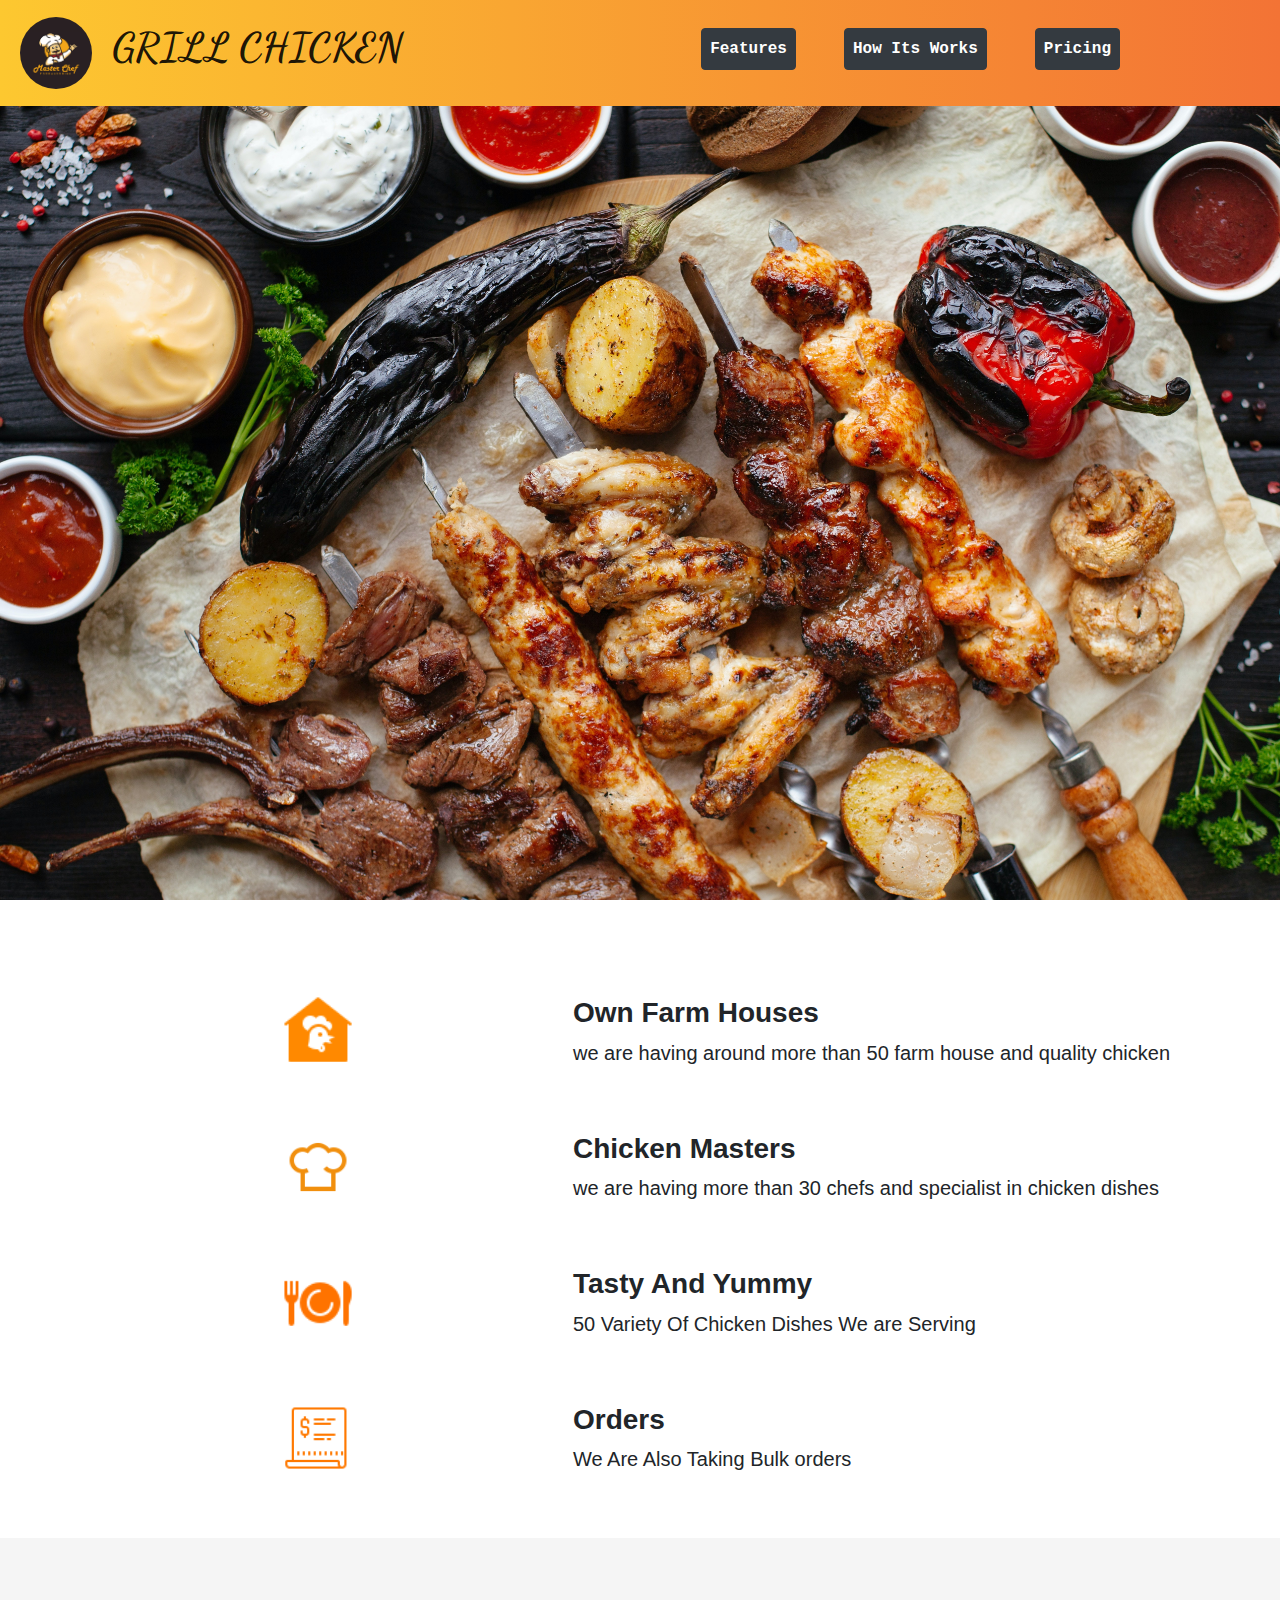
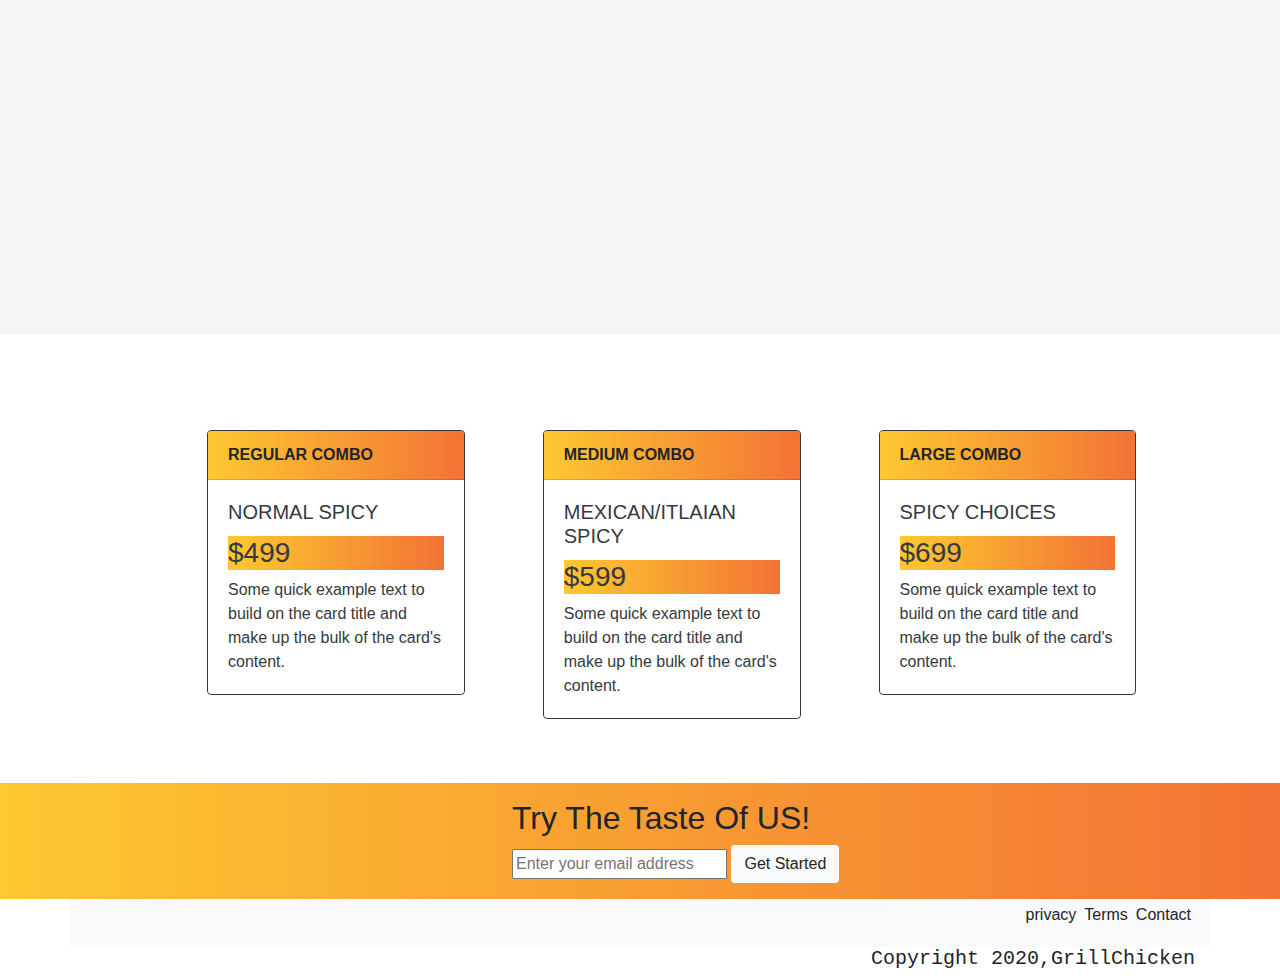
<file: Landing page/index.html>
<!DOCTYPE html>
<html lang="en">
<head>
    <meta charset="UTF-8">
    <meta name="viewport" content="width=device-width, initial-scale=1.0">
    <link rel="stylesheet" href="https://stackpath.bootstrapcdn.com/bootstrap/4.5.0/css/bootstrap.min.css">
    <link href="https://fonts.googleapis.com/css2?family=Dancing+Script:wght@700&display=swap" rel="stylesheet">
    <title>grill chicken</title>
</head>
<style>
  #fot{

    display:flex;
    flex-direction: row;
    list-style: none;
  }

@media (max-width: 555px) { 
  #navbarNavAltMarkup,{
      dispaly:inline;
  }.vix{
    dispaly:inline;
  }
 }

</style>
<body>
    <header class="mb-5" id="header">
        <nav class="navbar navbar-light navbar-expand-sm fixed-top" style="background:linear-gradient(to right, #fdc830, #f37335);" id="nav-bar">
            <a class="navbar-brand font-weight-bold" href="#" style="font-family: 'Dancing Script', cursive; font-size:40px">
                <img src="img/illustration-master-chef-happy-face-with-mustache-circle-logo-design-cartoon-style-full-color_208446-10.jpg" height="80px" class="d-inline-block p-1 mr-3" style="border-radius:50px;" alt="chik" id="header-img">GRILL CHICKEN
              </a>
            <button class="navbar-toggler" type="button" data-toggle="collapse" data-target="#navbarNavAltMarkup" aria-controls="navbarNavAltMarkup" aria-expanded="false" aria-label="Toggle navigation">
              <span class="navbar-toggler-icon"></span>
            </button>
            <div class="collapse navbar-collapse" id="navbarNavAltMarkup">
              <div class="navbar-nav ml-auto mr-5 pr-5">
                <a class="nav-item nav-link mr-5 btn btn btn-dark text-white font-weight-bold text-monospace h2" id="nav-link" href="#features">Features</a>
                <a class="nav-item nav-link mr-5 btn btn-dark text-white font-weight-bold text-monospace h2" id="nav-link" href="#how it works">How Its Works</a>
                <a class="nav-item nav-link mr-5 btn btn-dark text-white font-weight-bold text-monospace h2" id="nav-link" href="#price">Pricing</a>                
              </div>
            </div>
        </nav>
        <div class="img-fluid" style=" background-image:url(img/hero.jpg);background-size:cover;background-position:center;background-attachment: fixed;height:100vh">
        </div>        
    </header>
    <section class="ml-5" id="features">
      <div class="container">
        <div class="row ml-5">
            <div class="col-lg-12">

              <div class="row ml-5">
                <div class="col-lg-4">
                  <img src="img/icons8-farm-house-50.png" alt="" class="ml-5 mt-5" height="70px;">
                </div>
                <div class="col-lg-8 ">
                  <p class="h3 mt-5 font-weight-bold" style="font-family: sans-serif;">Own Farm Houses</p>
                  <p style="font-size:20px; font-family: sans-serif;">we are having around more than 50 farm house and quality chicken</op>
                </div>
              </div>

              <div class="row ml-5">
                <div class="col-lg-4">
                  <img src="img/icons8-chef-64.png" alt="" class="ml-5 mt-5" height="70px;">
                </div>
                <div class="col-lg-8 ">
                  <p class="h3 mt-5 font-weight-bold" style="font-family: sans-serif;">Chicken Masters</p>
                  <p style="font-size:20px; font-family: sans-serif;">we are having more than 30 chefs and specialist in chicken dishes</op>
                </div>
              </div>

              <div class="row ml-5">
                <div class="col-lg-4">
                  <img src="img/icons8-tableware-50.png" alt="" class="ml-5 mt-5" height="70px;">
                </div>
                <div class="col-lg-8 ">
                  <p class="h3 mt-5 font-weight-bold" style="font-family: sans-serif;">Tasty And Yummy</p>
                  <p style="font-size:20px; font-family: sans-serif;">50 Variety Of Chicken Dishes We are Serving</p>
                </div>
              </div>

              <div class="row ml-5">
                <div class="col-lg-4">
                  <img src="img/icons8-purchase-order-64.png" alt="" class="ml-5 mt-5" height="70px;">
                </div>
                <div class="col-lg-8 ">
                  <p class="h3 mt-5 font-weight-bold" style="font-family: sans-serif;">Orders</p>
                  <p style="font-size:20px; font-family: sans-serif;">We Are Also Taking  Bulk orders</p>
                </div>
              </div>
            </div>
        </div>
      </div>  
    </section>

    <section id="how it works"  style="background:whitesmoke" class="vix";>
      
        <div class="row mt-5 pt-5 mb-5 pb-5" style="margin-left:27%">
          <iframe id="video" src="https://www.youtube.com/embed/zCDVYNlUTzc" height="300" width="600" frameborder="0" allow="accelerometer; autoplay; encrypted-media; gyroscope; picture-in-picture" allowfullscreen></iframe>
        </div> 
      
    </section>
    <section class="ml-5 pl-5 mb-5 mt-5 pt-5" style="margin-left:auto" id="price">
      <div class="row ml-5">
        <div class="col-lg-3 ml-5">
          <div class="card border-dark mb-3" style="max-width: 18rem;">
            <div class="card-header font-weight-bold" style="background:linear-gradient(to right, #fdc830, #f37335);">REGULAR COMBO</div>
            <div class="card-body text-dark">
              <h5 class="card-title">NORMAL SPICY</h5>
              <div class="h3" style="background:linear-gradient(to right, #fdc830, #f37335);">$499</div>
              <p class="card-text">Some quick example text to build on the card title and make up the bulk of the card's content.</p>
            </div>
          </div>
        </div>
        <div class="col-lg-3 ml-5">
          <div class="card border-dark mb-3" style="max-width: 18rem;">
            <div class="card-header font-weight-bold" style="background:linear-gradient(to right, #fdc830, #f37335);">MEDIUM COMBO</div>
            <div class="card-body text-dark">
              <h5 class="card-title">MEXICAN/ITLAIAN SPICY</h5>
              <div class="h3" style="background:linear-gradient(to right, #fdc830, #f37335);">$599</div>
              <p class="card-text">Some quick example text to build on the card title and make up the bulk of the card's content.</p>
            </div>
          </div>
        </div>
        <div class="col-lg-3 ml-5">
          <div class="card border-dark mb-3" style="max-width: 18rem;">
            <div class="card-header font-weight-bold" style="background:linear-gradient(to right, #fdc830, #f37335);">LARGE COMBO</div>
            <div class="card-body text-dark">
              <h5 class="card-title">SPICY CHOICES</h5>
              <div class="h3" style="background:linear-gradient(to right, #fdc830, #f37335);">$699</div>
              <p class="card-text PT-3">Some quick example text to build on the card title and make up the bulk of the card's content.</p>
            </div>
          </div>
      </div>
    </section>
    <section id="hero" style="background:linear-gradient(to right, #fdc830, #f37335);padding-left:40%;" class="py-3">
      <h2>Try The Taste Of US!</h2>
      <form id="form" action="https://www.freecodecamp.com/email-submit">
        <input name="email" id="email" type="email" placeholder="Enter your email address"required/>
        <input id="submit" type="submit" value="Get Started" class="btn bg-light"/>
      </form>
    </section>
    <footer>
      <div class="container bg-light">
        <div class="row">
          <div class="col">
            <ul class="footer-nav float-right" id="fot">
              <li class="m-1">privacy</li>
              <li class="m-1">Terms</li>
              <li class="m-1">Contact</li>  
            </ul>      
          </div>
        </div>
        <div class="h5 float-right" style="font-family: monospace;">Copyright 2020,GrillChicken</div>
      </div>
      </div>
       
    </footer>
    
    
</body>
<script src="https://code.jquery.com/jquery-3.5.1.slim.min.js" ></script>
<script src="https://cdn.jsdelivr.net/npm/popper.js@1.16.0/dist/umd/popper.min.js"></script>
<script src="https://stackpath.bootstrapcdn.com/bootstrap/4.5.0/js/bootstrap.min.js"></script>
</html>
</file>
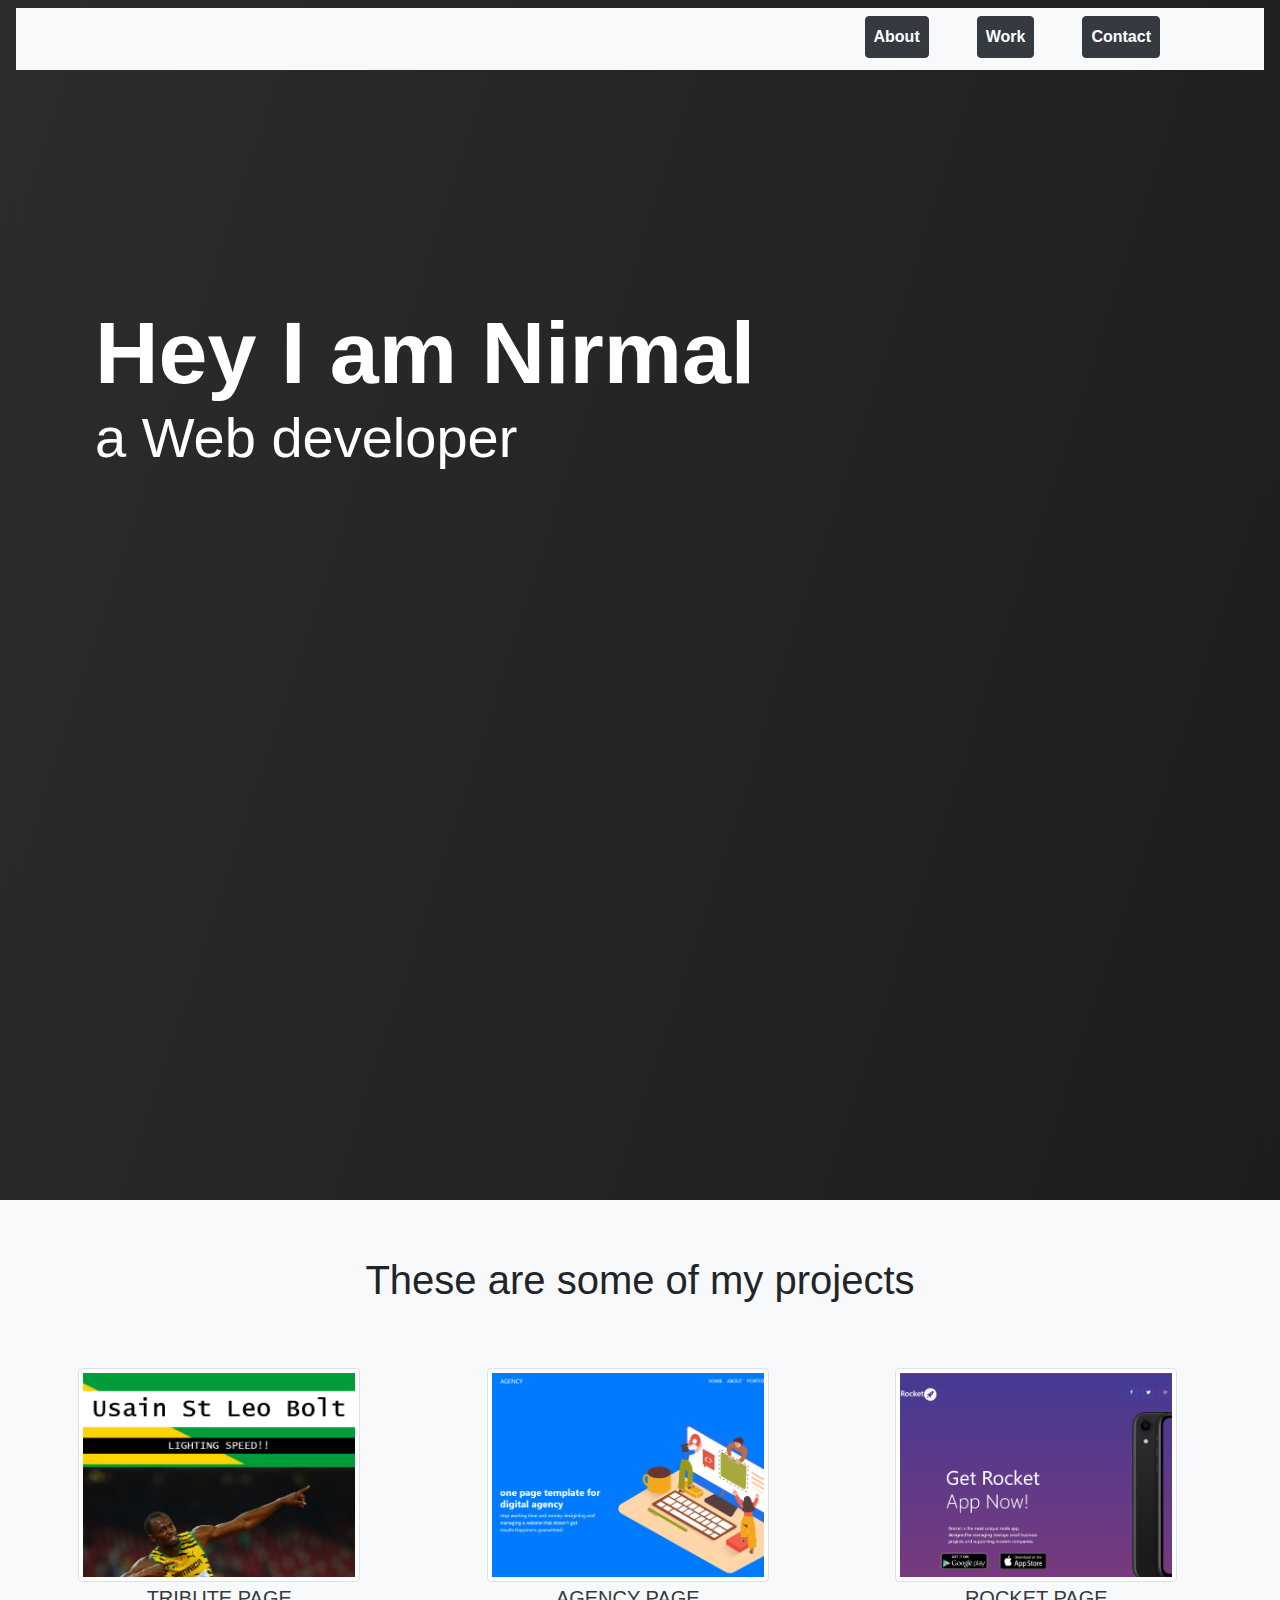
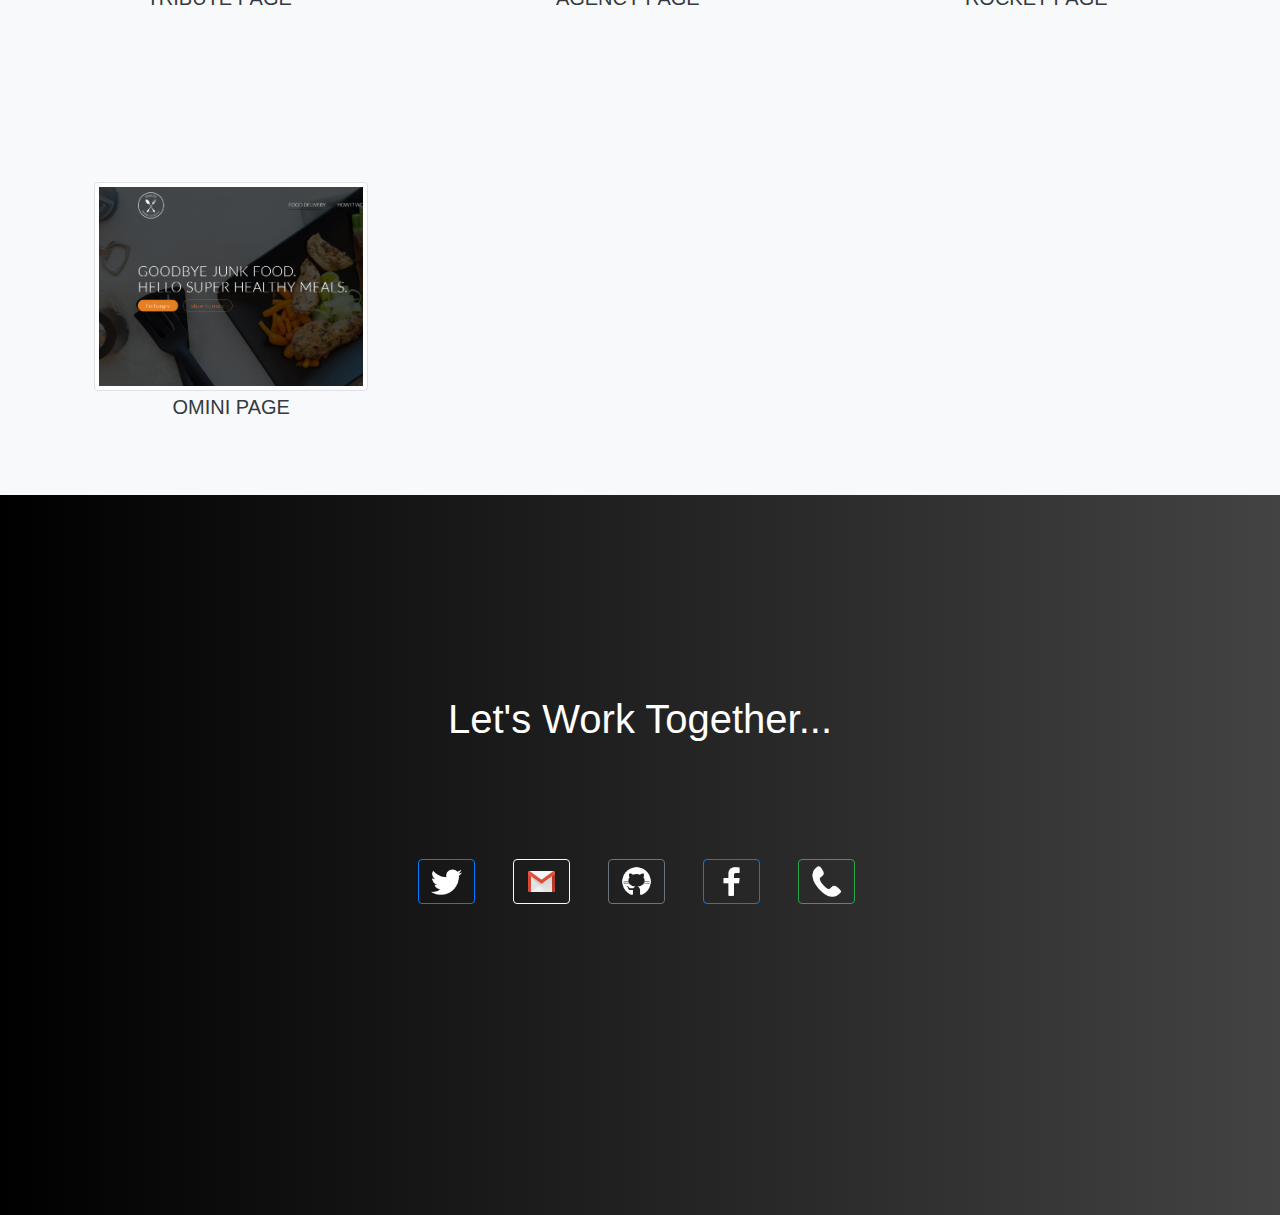
<file: Portfolio page/index.html>
<!DOCTYPE html>
<html lang="en">
<head>
    <meta charset="UTF-8">
    <meta name="viewport" content="width=device-width, initial-scale=1.0">
    <title>portfolio</title>
    <link rel="stylesheet" href="https://stackpath.bootstrapcdn.com/bootstrap/4.5.0/css/bootstrap.min.css">
</head>
<style>
@media only screen and (max-width: 450px) {
  .tie {
    background-color:linear-gradient(288deg, #737373, #000000, #2c2c2c);;
  }
}
.name{
    
    background: linear-gradient(288deg, #737373, #000000, #2c2c2c);
    background-size: 600% 600%;

    -webkit-animation: AnimationName 9s ease infinite;
    animation: AnimationName 9s ease infinite;
}

@-webkit-keyframes AnimationName {
    0%{background-position:0% 50%}
    50%{background-position:100% 50%}
    100%{background-position:0% 50%}
}
@keyframes AnimationName {
    0%{background-position:0% 50%}
    50%{background-position:100% 50%}
    100%{background-position:0% 50%}
}

    
</style>
<body>
    <header class="name">
    <div class="container-fluid">
        
        <nav class="navbar navbar-expand-lg navbar-light fixed-top" id="navbar">            
            <button class="navbar-toggler bg-light" type="button" data-toggle="collapse" data-target="#navbarNavAltMarkup" aria-controls="navbarNavAltMarkup" aria-expanded="false" aria-label="Toggle navigation">
              <span class="navbar-toggler-icon"></span>
            </button>
            <div class="collapse navbar-collapse p-2 bg-light" id="navbarNavAltMarkup">
                <div class="navbar-nav ml-auto mr-5">
                    <a class="nav-item nav-link mr-5 btn btn-dark text-white font-weight-bolder mb-1" href="#welcome-section">About</a>
                    <a class="nav-item nav-link mr-5 btn btn-dark text-white font-weight-bolder mb-1" href="#projects">Work</a>
                    <a class="nav-item nav-link mr-5 btn btn-dark text-white font-weight-bolder mb-1" href="#">Contact</a>                
                </div>
            </div>
        </nav>
        <div class="name">
            <div class="row">
                <div class="col-sm-12">
                <section id="welcome-section" style="height:100vh;">
                <h1 class="display-2 text-white font-weight-bolder tie" style=" margin-left:80px;margin-top:300px;">Hey I am Nirmal</h1>
                <p class="text-white display-4 tie" style="margin-left:80px;margin-top:-10px;">a Web developer</p>
                </section>
                </div>
            </div>
        </div>
    </div>
    </header>    
        <section class="container-fluid bg-light" id="projects">
           <div class="container-fluid bg-light">
               <div class="row">
                   <h1 class="mx-auto mt-5 p-2 text-justify" style="font-family: sans-serif;">These are some of my projects</h1>
               </div>
                <div class="row">
                   <div class="col-lg-3 m-5">
                       <a href="https://usain-bolt-tribute-page-f61567.netlify.app" class="" style="text-decoration: none;">
                        <img src="usain.png" alt="" class="img-thumbnail">
                        <p class="text-center text-dark h5 p-1 project-title"> TRIBUTE PAGE</p>
                       </a>
                   </div>
                                
                    <div class="col-lg-3 m-5">
                        <a href="https://agency-work.netlify.app" class="" style="text-decoration: none;">
                         <img src="agency.png" alt="" class="img-thumbnail">
                         <p class="text-center text-dark h5 p-1 project-title"> AGENCY PAGE</p>
                        </a>
                    </div>

                    <div class="col-lg-3 m-5">
                        <a href="https://rocket-app.netlify.app/" class="" style="text-decoration: none;">
                         <img src="rocket.png" alt="" class="img-thumbnail">
                         <p class="text-center text-dark h5 p-1 project-tile"> ROCKET PAGE</p>
                        </a>
                    </div>
                </div>

                <div class="row mt-5 p-3">
                    <div class="col-lg-3 m-5">
                        <a href="https://omini-food.netlify.app" class="" style="text-decoration: none;">
                         <img src="omini.png" alt="" class="img-thumbnail">
                         <p class="text-center text-dark h5 p-1"> OMINI PAGE</p>
                        </a>
                    </div>                
                </div>
            </div>
        </section>
        <section style="background: linear-gradient(to right, #000000, #434343);height:80vh;" id="">
            <div class="row">
                <div class="col-lg-12 mx-auto">
                    <p class="h1 text-white text-center" style="margin-top:200px;">Let's Work Together...</p>
                </div>
                <div class="row mx-auto text-center p-2" style="margin-top:100px;">
                    
                    <div class="col">
                        <a href="mailto:nk4125826@gmail.com" style="text-decoration: none;">
                        <p class="text-white mr-1"><img src="twitter.png" alt="" class="img-fluid btn btn-outline-primary mr-1" style="height:45px"></p>
                        </a>                    
                    </div>
                    
                    <div class="col">
                        <a href="mailto:nk4125826@gmail.com" style="text-decoration: none;">
                        <p class="text-white mr-1"><img src="gmail.png" alt="" class="img-fluid btn btn-outline-light mr-1" style="height:45px"></p>
                        </a>                    
                    </div>
                    <div class="col">
                        <a href="https://github.com/nimi1001" style="text-decoration: none;" id="profile-link" target="_blank">
                        <p class="text-white mr-1"><img src="github.png" alt="" class="img-fluid btn btn-outline-secondary mr-1" style="height:45px"></p>
                        </a>                    
                    </div>
                    <div class="col">
                        <a href="https://www.facebook.com/photo/?fbid=968425853328811&set=a.332527496918653" style="text-decoration: none;">
                        <p class="text-white mr-1"><img src="fb.png" alt="" class="img-fluid btn btn-outline-primary mr-1" style="height:45px"></p>
                        </a>                    
                    </div>
                    <div class="col">
                        <a href="tel:8939086411" style="text-decoration: none;">
                        <p class="text-white mr-1"><img src="phone.png" alt="" class="img-fluid btn btn-outline-success mr-1" style="height:45px"></p>
                        </a>                    
                    </div>
                </div>                
            </div>
            
        </section>



    
</body>
<script src="https://code.jquery.com/jquery-3.5.1.slim.min.js"></script>
<script src="https://cdn.jsdelivr.net/npm/popper.js@1.16.0/dist/umd/popper.min.js"></script>
<script src="https://stackpath.bootstrapcdn.com/bootstrap/4.5.0/js/bootstrap.min.js"></script>
</html>
</file>
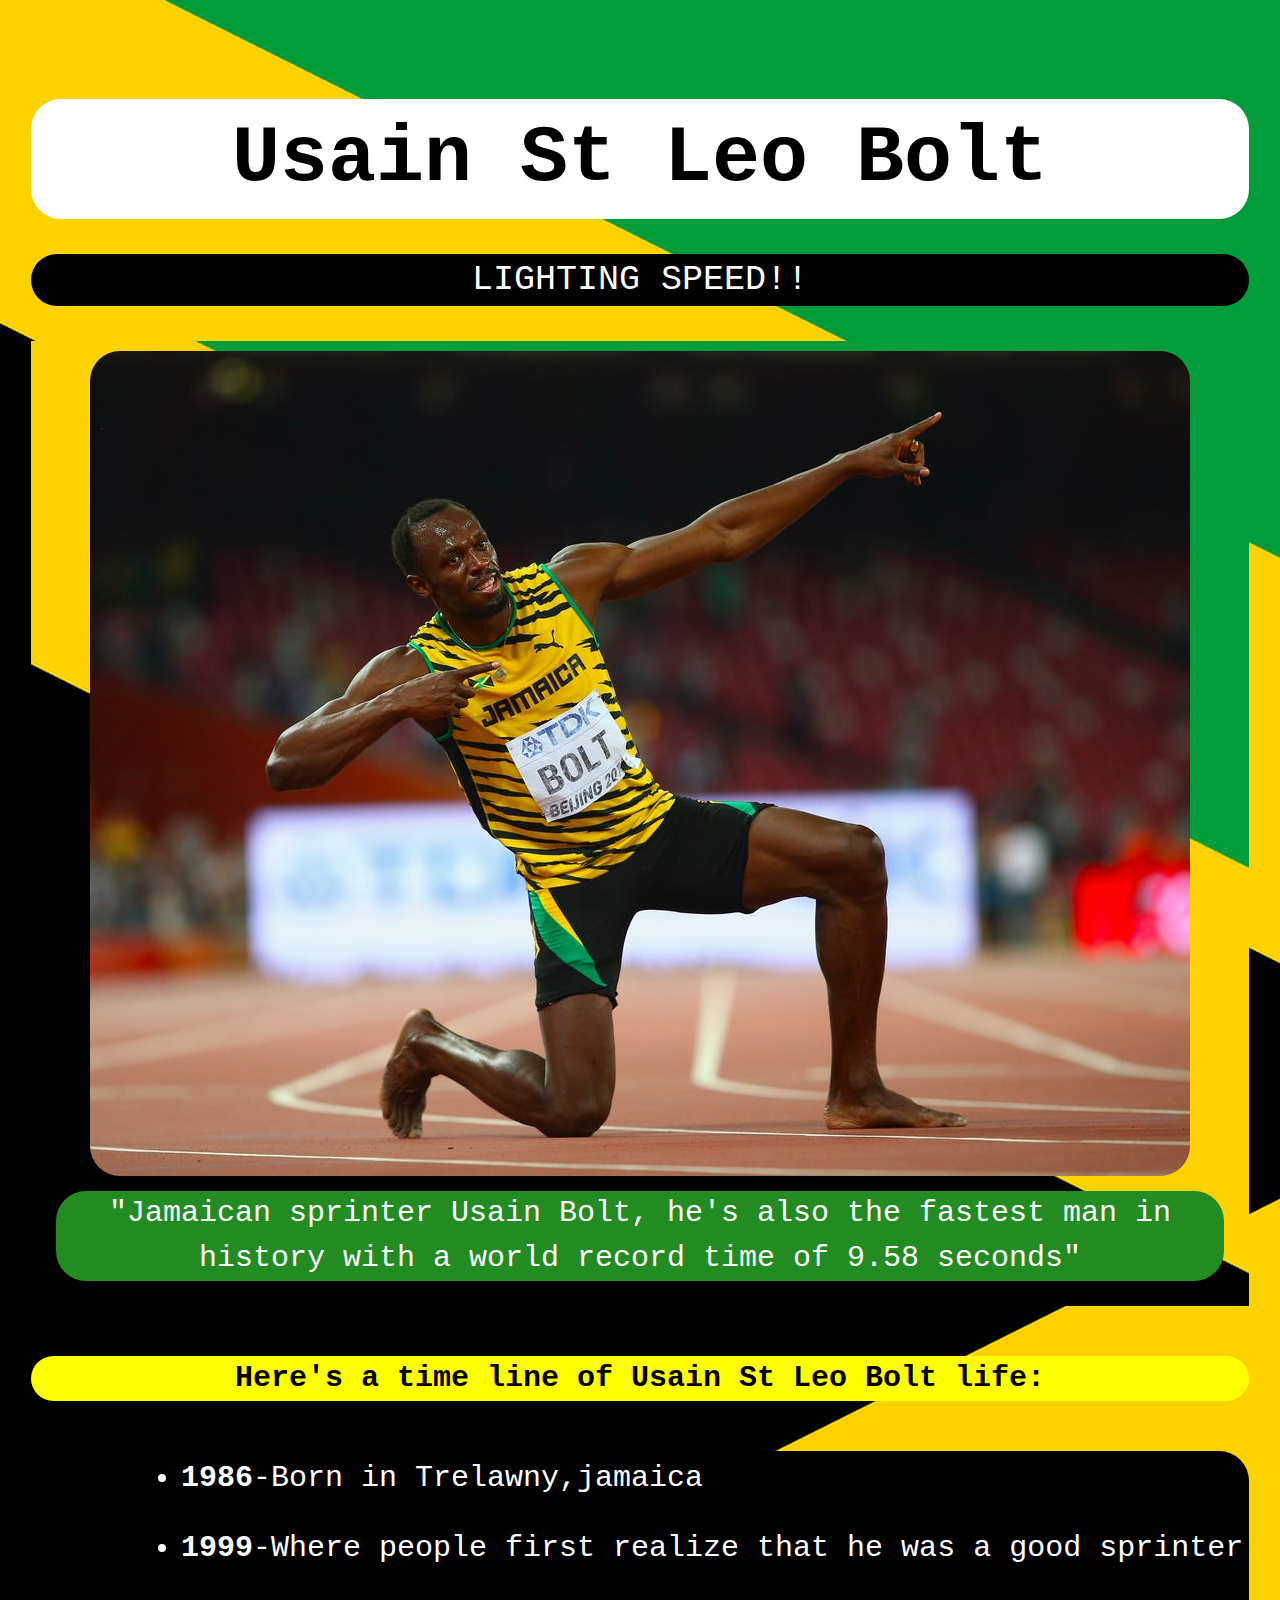
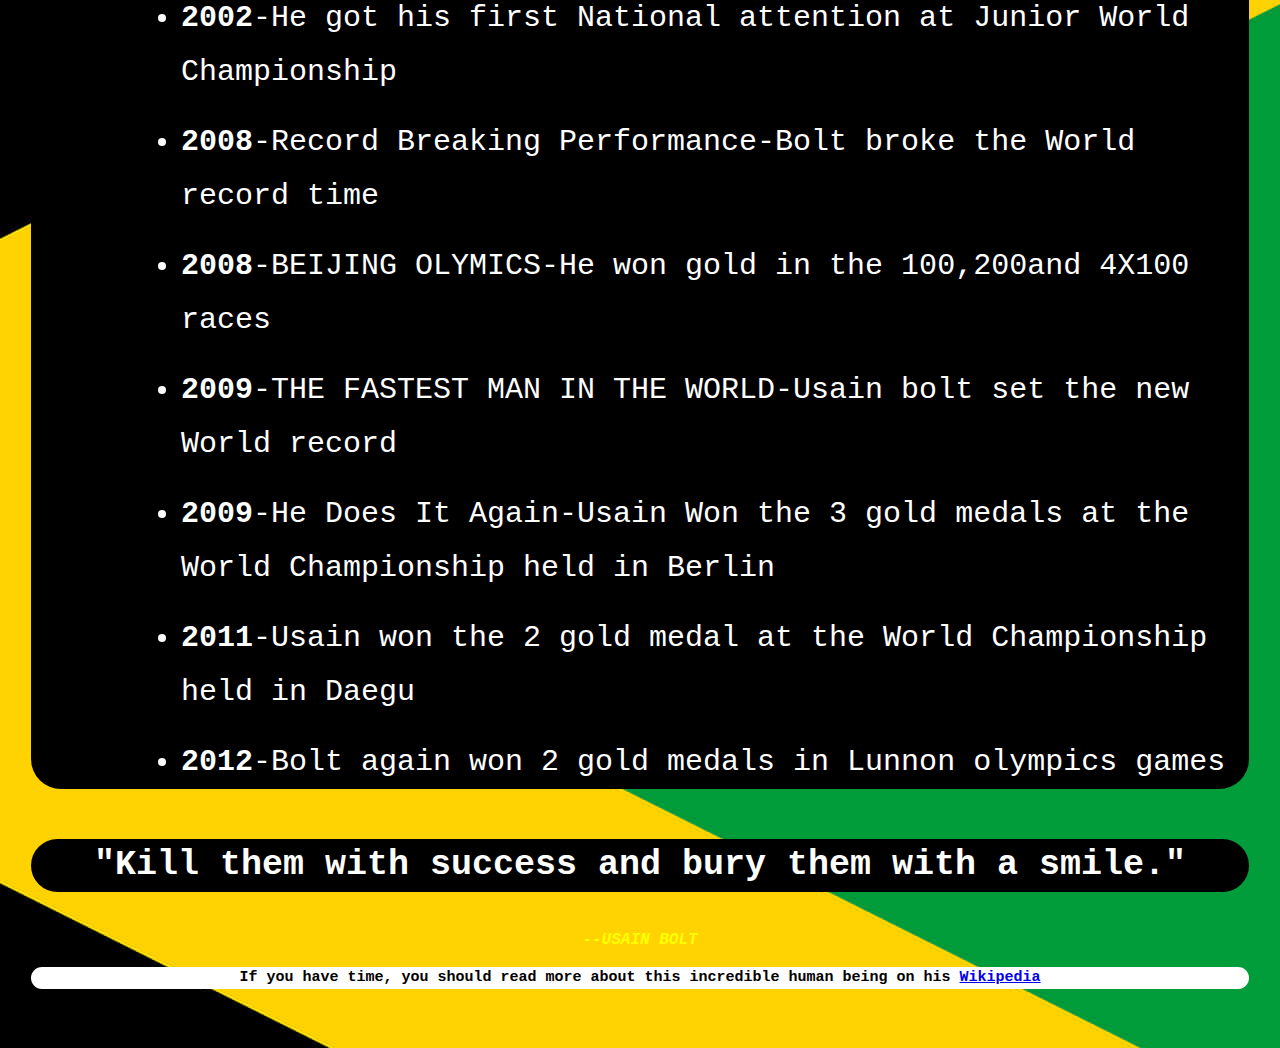
<file: tribute page/index.html>
<!doctype html>
<html>
    <head>
      <title> USAIN TRIBUTE PAGE</title>
    <link rel="stylesheet" type=" text/css" href="index.css">
    </head>
<body>
    <main id="main">
    <h1 id="title">Usain St Leo Bolt </h1>
     <p>LIGHTING SPEED!!</p>
        <figure id="img-div">
        <img id="img" src="bolt.jpg" alt=" usain bolt giving posing in track">
             <figcaption id="img-caption">"Jamaican sprinter Usain Bolt, he's also the fastest man in history with a world record time of 9.58 seconds"</figcaption>  
        </figure>
        <section id="tribute-info">
        <h3 id="headline"> Here's a time line of Usain St Leo Bolt life:</h3>
        <ul>
            
            <li><strong>1986</strong>-Born in Trelawny,jamaica</li>
            <li><strong>1999</strong>-Where people first realize that he was a good sprinter</li>
            <li><strong>2002</strong>-He got his first National attention at Junior World Championship</li>
            <li><strong>2008</strong>-Record Breaking Performance-Bolt broke the World record time</li>
            <li><strong>2008</strong>-BEIJING OLYMICS-He won gold in the 100,200and 4X100 races</li>
            <li><strong>2009</strong>-THE FASTEST MAN IN THE WORLD-Usain bolt set the new World record</li>
            <li><strong>2009</strong>-He Does It Again-Usain Won the 3 gold medals at the World Championship held in Berlin</li>
            <li><strong>2011</strong>-Usain won the 2 gold medal at the World Championship held in Daegu</li>
            <li><strong>2012</strong>-Bolt again won 2 gold medals in Lunnon olympics games</li>
        </ul>
            <p><strong>"Kill them with success and bury them with a smile."</strong></p>
            <cite id="last"><strong>--USAIN BOLT</strong></cite>
            <h3>
                If you have time, you should read more about this incredible human being
                on his <a id="tribute-link" href="https://en.wikipedia.org/wiki/Usain_Bolt" target="_blank"><strong>Wikipedia</strong></a>

            </h3>
        </section>
    </main>
    </body>
</html>
</file>
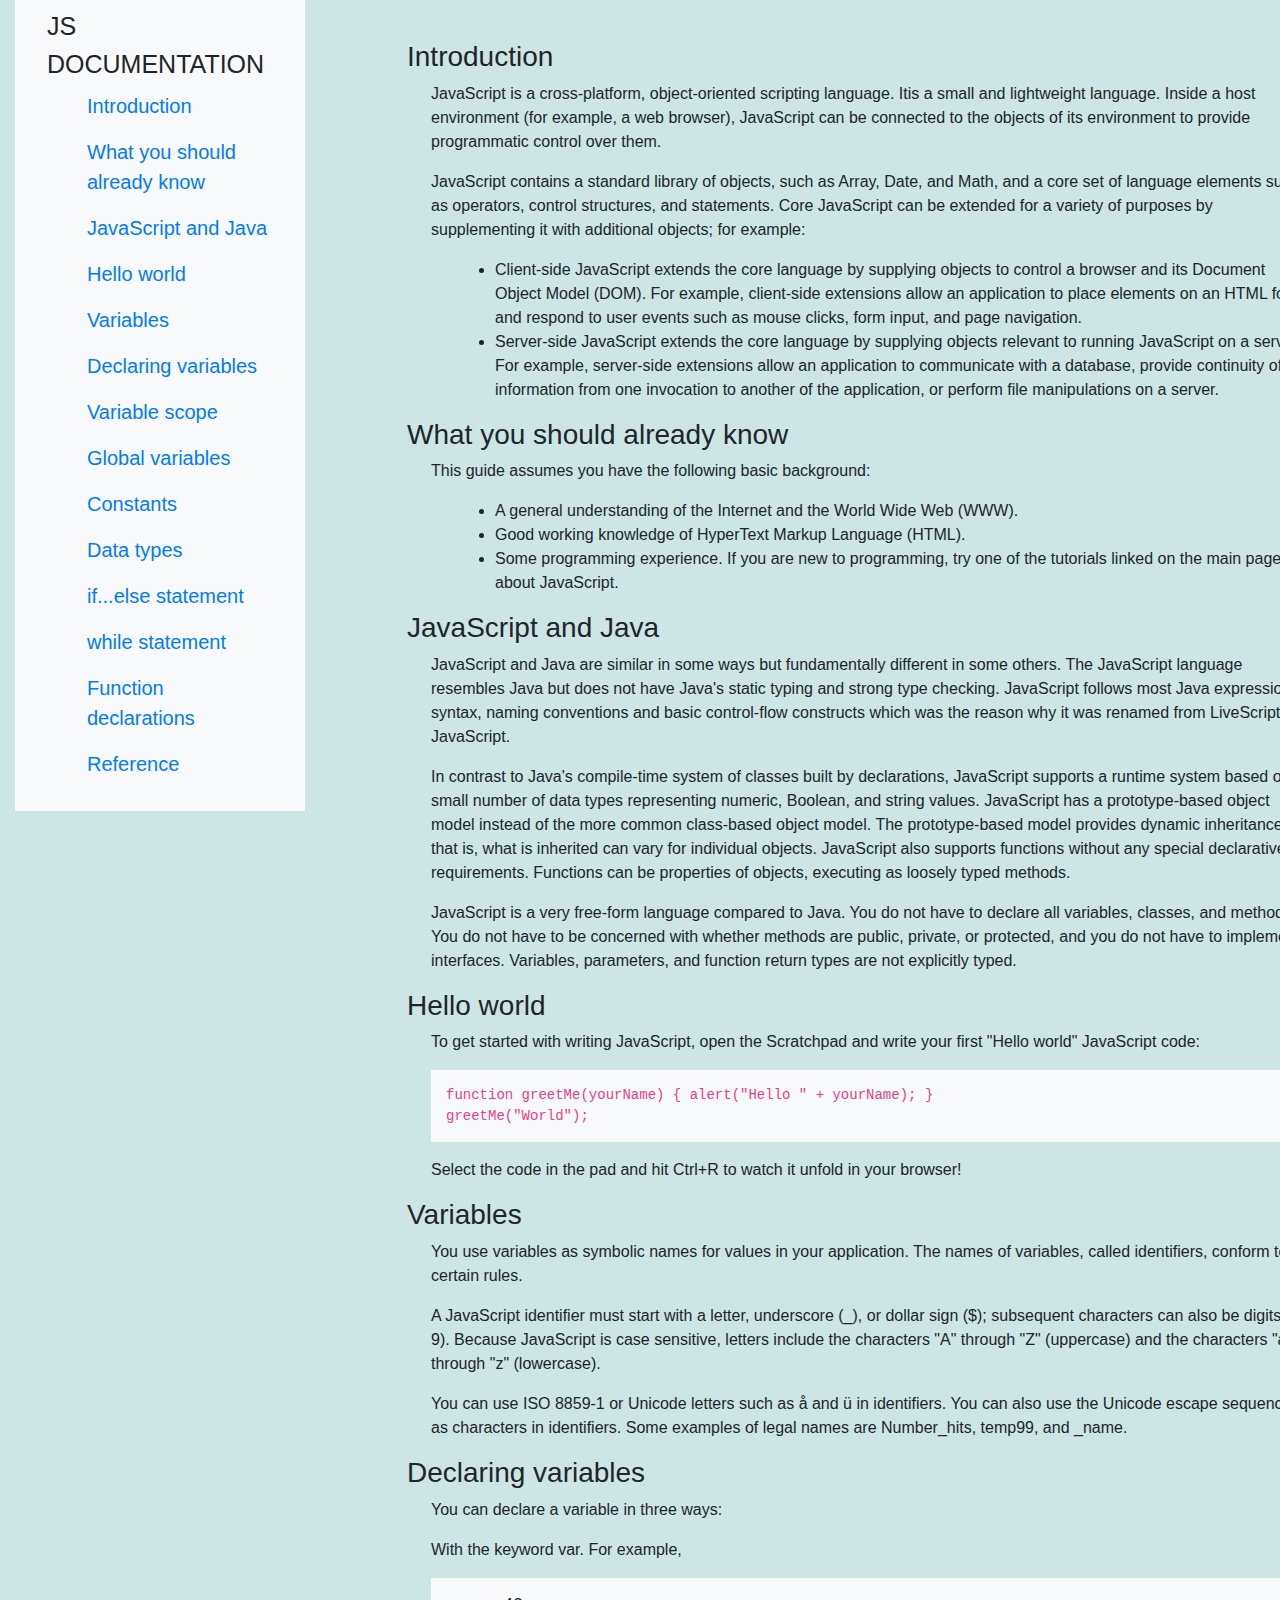
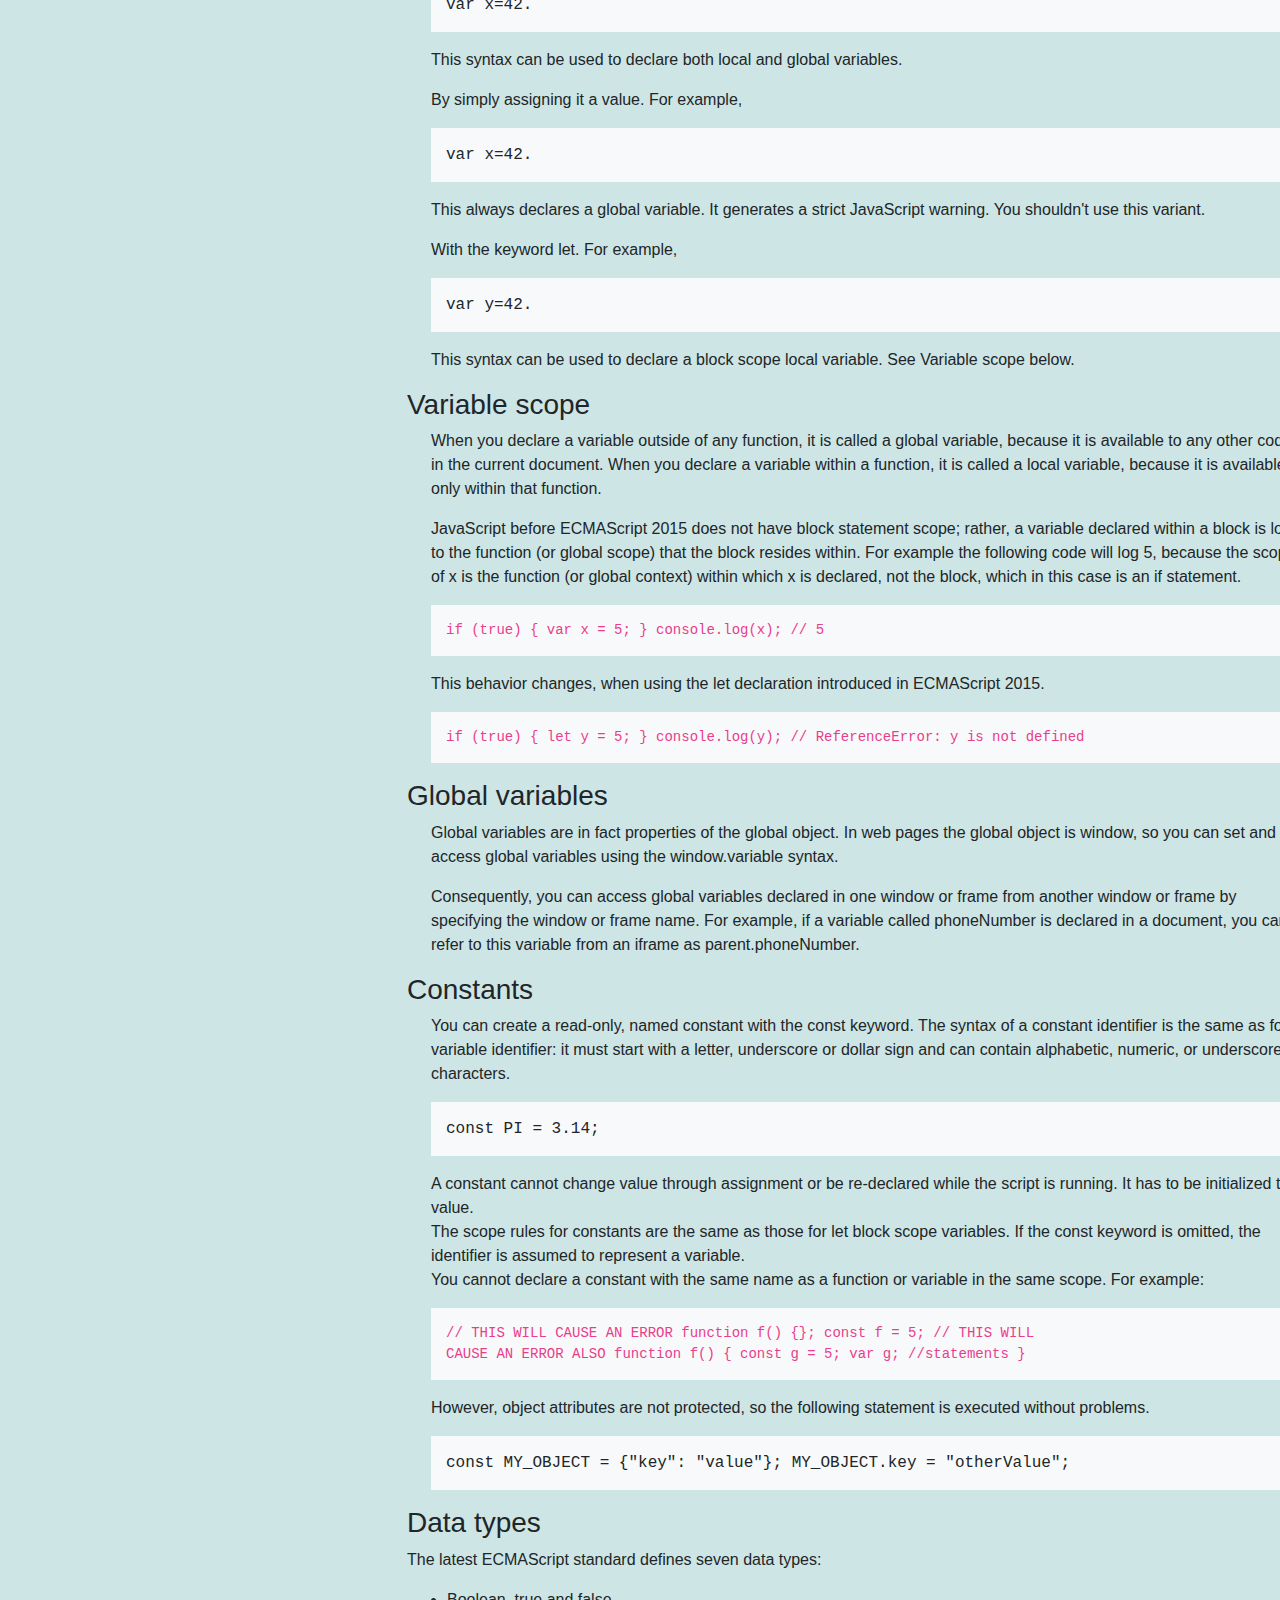
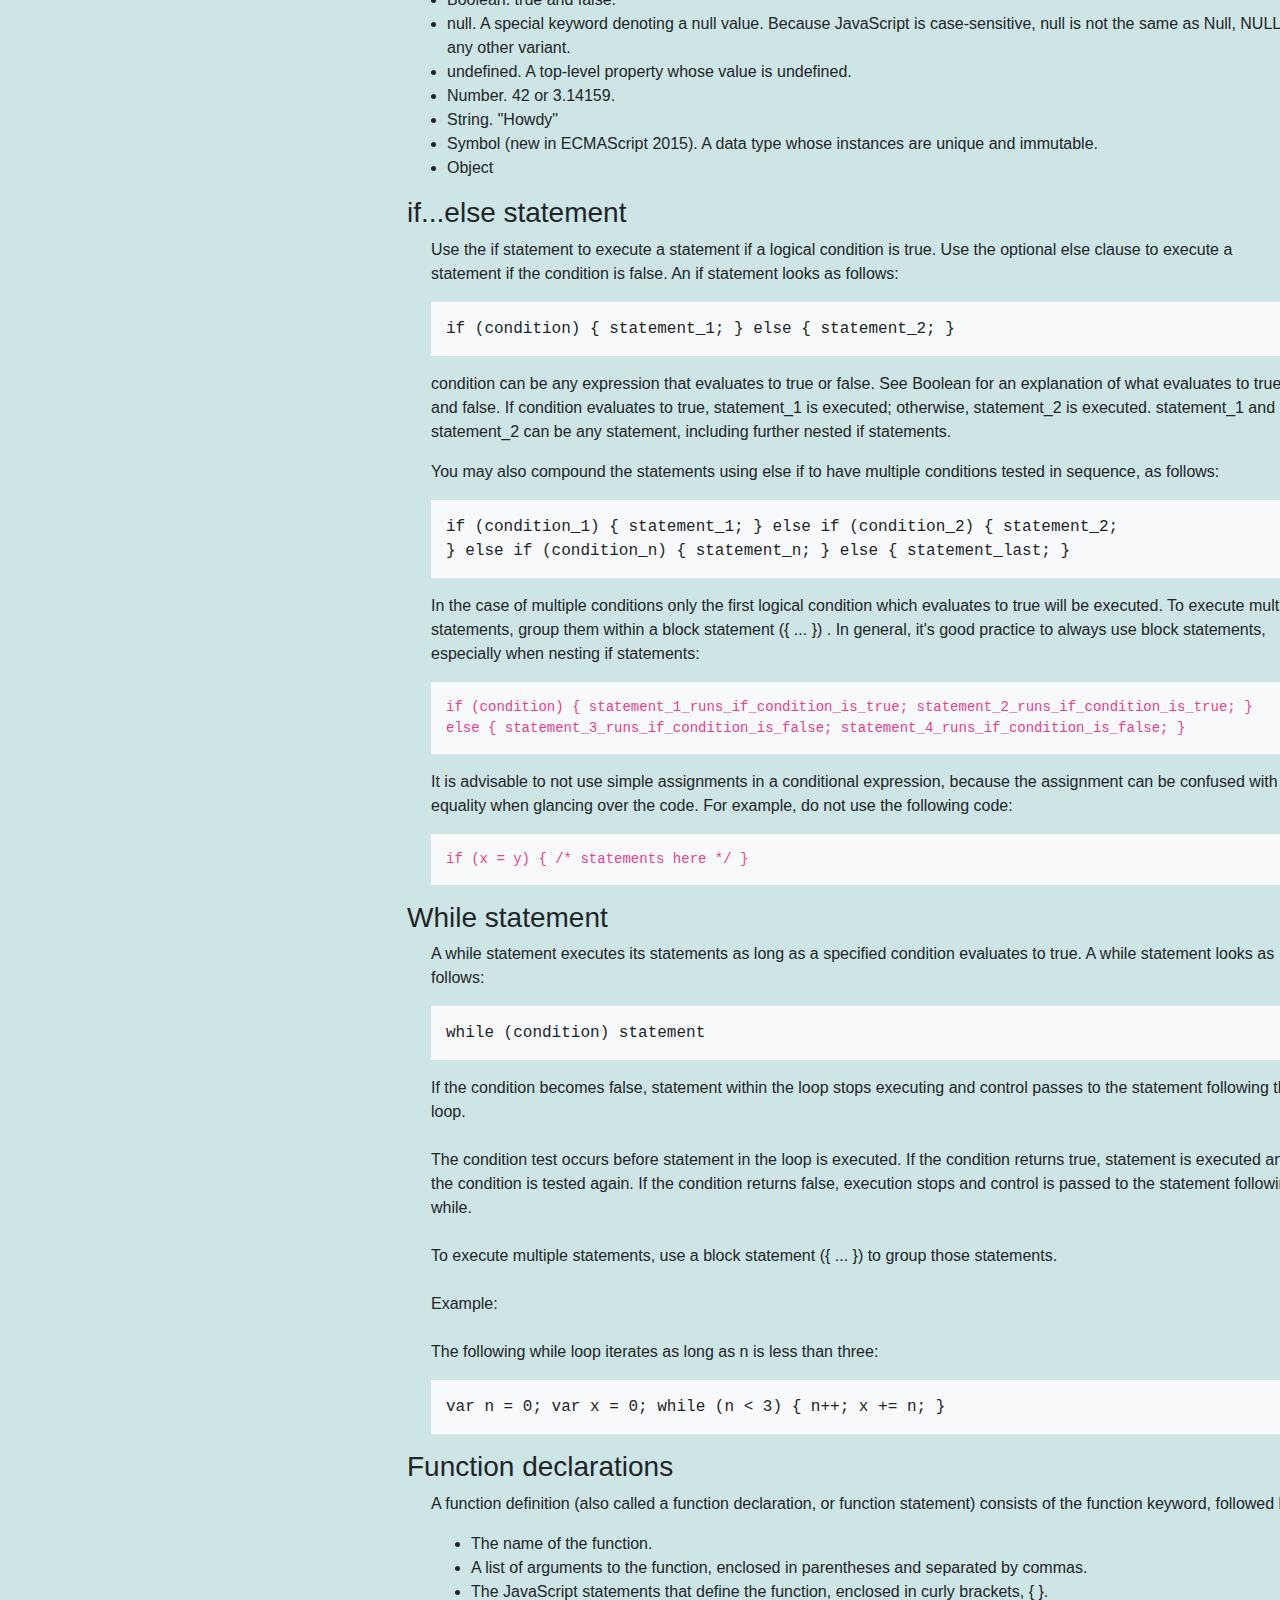
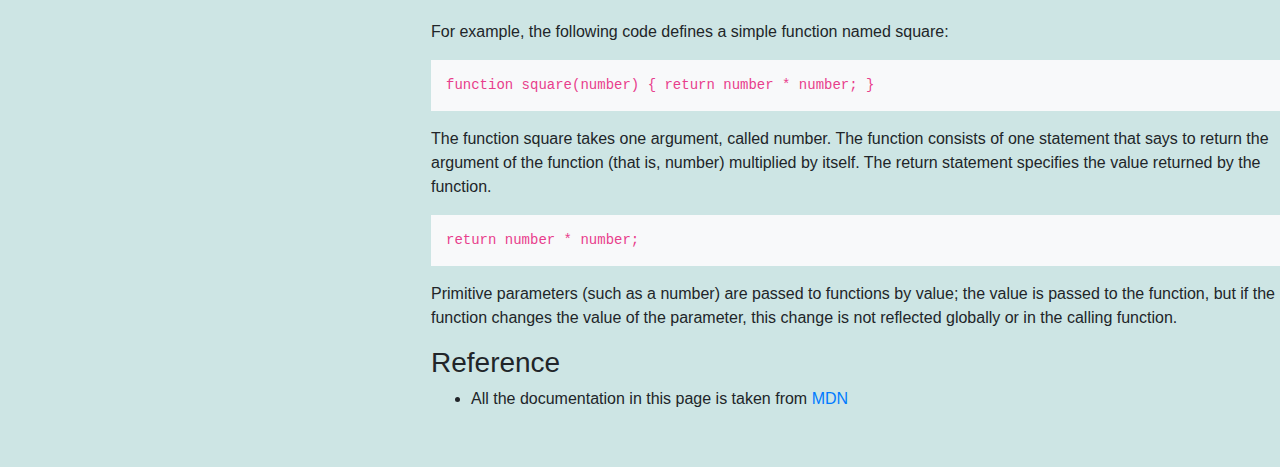
<file: Documentations page/doc.html>
<!DOCTYPE html>
<html lang="en">
<head>
    <meta charset="UTF-8">
    <meta name="viewport" content="width=device-width, initial-scale=1.0">
    <link rel="stylesheet" href="https://stackpath.bootstrapcdn.com/bootstrap/4.5.0/css/bootstrap.min.css">
    <title>Docpage</title>
</head>
<style>
    @media only screen and (min-width: 600px) {
  body {
    background-color:#CDE5E4 ;
  }
}
.topi .bg-light{
    padding:15px;
}
body{
    padding:40px 20px;;
}
</style>
<body>
    <div class="container-fluid">
        <div class="row">
            <div class="col-lg-3 fixed-top" style="position:fixed";>
                <nav class="navbar navbar-light bg-light" id="navbar">
                    <header style="font-size:25px;" class="ml-3">JS DOCUMENTATION</header>
            
                    <ul style="list-style:none;font-size:20px;" class="bg-light">
                        <li><a class="nav-link" href="#Introduction">Introduction</a></li>
                        <li>
                          <a class="nav-link" href="#What_you_should_already_know"
                            >What you should already know</a
                          >
                        </li>
                        <li>
                          <a class="nav-link" href="#JavaScript_and_Java">JavaScript and Java</a>
                        </li>
                        <li><a class="nav-link" href="#Hello_world">Hello world</a></li>
                        <li><a class="nav-link" href="#Variables">Variables</a></li>
                        <li>
                          <a class="nav-link" href="#Declaring_variables">Declaring variables</a>
                        </li>
                        <li><a class="nav-link" href="#Variable_scope">Variable scope</a></li>
                        <li><a class="nav-link" href="#Global_variables">Global variables</a></li>
                        <li><a class="nav-link" href="#Constants">Constants</a></li>
                        <li><a class="nav-link" href="#Data_types">Data types</a></li>
                        <li>
                          <a class="nav-link" href="#if...else_statement">if...else statement</a>
                        </li>
                        <li><a class="nav-link" href="#while_statement">while statement</a></li>
                        <li>
                          <a class="nav-link" href="#Function_declarations">Function declarations</a>
                        </li>
                        <li><a class="nav-link" href="#Reference">Reference</a></li>
                    </ul>
                </nav>
            </div>
            <div class="col-lg-9 fixed-right topi" style="margin-left:30%;">
                <main id="main-doc">
                <section class="main-section" id="Introduction">
                    <header class="h3">Introduction</header>
                        <article>
                            <p class="ml-4">
                            JavaScript is a cross-platform, object-oriented scripting language. Itis a small and lightweight language. Inside a host environment (for example, a web browser), JavaScript can be connected to the objects of its environment to provide programmatic control over them.</p>
                            <p class="ml-4">
                            JavaScript contains a standard library of objects, such as Array, Date,
                            and Math, and a core set of language elements such as operators, control
                            structures, and statements. Core JavaScript can be extended for a
                            variety of purposes by supplementing it with additional objects; for
                            example:
                            </p>
                            <ul class="ml-5">
                            <li>
                              Client-side JavaScript extends the core language by supplying objects
                              to control a browser and its Document Object Model (DOM). For example,
                              client-side extensions allow an application to place elements on an
                              HTML form and respond to user events such as mouse clicks, form input,
                              and page navigation.
                            </li>
                            <li>
                              Server-side JavaScript extends the core language by supplying objects
                              relevant to running JavaScript on a server. For example, server-side
                              extensions allow an application to communicate with a database,
                              provide continuity of information from one invocation to another of
                              the application, or perform file manipulations on a server.
                            </li>
                          </ul>
                        </article>                
                </section>

                <section class="main-section" id="What_you_should_already_know">
                    <header class="h3">What you should already know</header>
                    <p class="ml-4">This guide assumes you have the following basic background:</p>
                    <ul class="ml-5">
                        <li>A general understanding of the Internet and the World Wide Web (WWW).</li>                          
                        <li>Good working knowledge of HyperText Markup Language (HTML).</li>
                        <li>Some programming experience. If you are new to programming, try one of the tutorials linked on the main page about JavaScript.</li>
                    </ul>
                </section>
                <section class="main-section" id="JavaScript_and_Java">
                    <header class="h3">JavaScript and Java</header>
                    <p class="ml-4">JavaScript and Java are similar in some ways but fundamentally different in some others. The JavaScript language resembles Java but does not have Java's static typing and strong type checking. JavaScript follows most Java expression syntax, naming conventions and basic control-flow constructs which was the reason why it was renamed from LiveScript to JavaScript.</p>
                    <p class="ml-4">In contrast to Java's compile-time system of classes built by declarations, JavaScript supports a runtime system based on a small number of data types representing numeric, Boolean, and string values. JavaScript has a prototype-based object model instead of the more common class-based object model. The prototype-based model provides dynamic inheritance; that is, what is inherited can vary for individual objects. JavaScript also supports functions without any special declarative requirements. Functions can be properties of objects, executing as loosely typed methods.</p>
                    <p class="ml-4">JavaScript is a very free-form language compared to Java. You do not have to declare all variables, classes, and methods. You do not have to be concerned with whether methods are public, private, or protected, and you do not have to implement interfaces. Variables, parameters, and function return types are not explicitly typed.</p>
                </section>
                <section class="main-section" id="Hello_world">
                    <header class="h3">Hello world</header>
                    <article>
                        <p class="ml-4">To get started with writing JavaScript, open the Scratchpad and write your
                        first "Hello world" JavaScript code:</p>
                        <code>
                        <p class="ml-4 bg-light" style="font-family: monospace;">
                        function greetMe(yourName) { alert("Hello " + yourName); }<br>
                        greetMe("World");
                        </p> 
                        </code>                
                        <p class="ml-4">Select the code in the pad and hit Ctrl+R to watch it unfold in your
                        browser!</p>
                      </article>
                </section>

                <section class="main-section" id="Variables">
                    <header class="h3">Variables</header>
                    <article>
                    <p class="ml-4">You use variables as symbolic names for values in your application. The names of variables, called identifiers, conform to certain rules.</p>
                    <p class="ml-4">A JavaScript identifier must start with a letter, underscore (_), or dollar sign ($); subsequent characters can also be digits (0-9). Because JavaScript is case sensitive, letters include the characters "A" through "Z" (uppercase) and the characters "a" through "z" (lowercase).</p>
                    <p class="ml-4">You can use ISO 8859-1 or Unicode letters such as å and ü in identifiers. You can also use the Unicode escape sequences as characters in identifiers. Some examples of legal names are Number_hits, temp99, and _name.</p>
                    </article>
                </section>

                <section class="main-section" id="Declaring_variables">
                    <header class="h3">Declaring variables</header>
                    <p class="ml-4">You can declare a variable in three ways:</p>
                    <p class="ml-4">With the keyword var. For example,</p>
                    <p class="ml-4 bg-light" style="font-family:monospace;">var x=42.</p>
                    <p class="ml-4">This syntax can be used to declare both local and global variables.</p>
                    <p class="ml-4">By simply assigning it a value. For example,</p>
                    <p class="ml-4 bg-light" style="font-family:monospace;">var x=42.</p>
                    <p class="ml-4">This always declares a global variable. It generates a strict JavaScript warning. You shouldn't use this variant.</p>
                    <p class="ml-4">With the keyword let. For example,</p>
                    <p class="ml-4 bg-light" style="font-family:monospace;">var y=42.</p>
                    <p class="ml-4">This syntax can be used to declare a block scope local variable. See Variable scope below.</p>
                </section>

                <section class="main-section" id="Variable_scope">
                    <header class="h3">Variable scope</header>
                    <article>
                        <p class="ml-4">When you declare a variable outside of any function, it is called a global variable, because it is available to any other code in the current document. When you declare a variable within a function, it is called a local variable, because it is available only within that function.</p>
                        <p class="ml-4">JavaScript before ECMAScript 2015 does not have block statement scope; rather, a variable declared within a block is local to the function (or global scope) that the block resides within. For example the following code will log 5, because the scope of x is the function (or global context) within which x is declared, not the block, which in this case is an if statement.</p>
                        <code>
                        <p class="ml-4 bg-light" style="font-family: monospace;">if (true) { var x = 5; } console.log(x); // 5</p>
                        </code>
                        <p class="ml-4">This behavior changes, when using the let declaration introduced in ECMAScript 2015.</p>
                        <code>
                        <p class="ml-4 bg-light" style="font-family: monospace;">if (true) { let y = 5; } console.log(y); // ReferenceError: y is not
                            defined</p>
                        </code>
                        </article>
                </section>

                <section class="main-section" id="Global_variables">
                    <header class="h3">Global variables </header>
                    <article>
                        <p class="ml-4">Global variables are in fact properties of the global object. In web pages the global object is window, so you can set and access global variables using the window.variable syntax.</p>
                        <p class="ml-4">Consequently, you can access global variables declared in one window or frame from another window or frame by specifying the window or frame name. For example, if a variable called phoneNumber is declared in a document, you can refer to this variable from an iframe as parent.phoneNumber.</p>
                    </article>
                </section>

                <section class="main-section" id="Constants">
                    <header class="h3">Constants</header>
                    <article>
                    <p class="ml-4">You can create a read-only, named constant with the const keyword. The syntax of a constant identifier is the same as for a variable identifier: it must start with a letter, underscore or dollar sign and can contain alphabetic, numeric, or underscore characters.</p>
                    <p class="ml-4 bg-light" style="font-family: monospace;">const PI = 3.14;</p>
                    <p class="ml-4">A constant cannot change value through assignment or be re-declared while the script is running. It has to be initialized to a value.<br>

                        The scope rules for constants are the same as those for let block scope variables. If the const keyword is omitted, the identifier is assumed to represent a variable.<br>
                        
                        You cannot declare a constant with the same name as a function or variable in the same scope. For example:</p>
                    <code>
                    <p class="ml-4 bg-light" style="font-family: monospace;">// THIS WILL CAUSE AN ERROR function f() {}; const f = 5; // THIS WILL<br>
                        CAUSE AN ERROR ALSO function f() { const g = 5; var g; //statements
                        }</p>
                    </code>
                    <p class="ml-4">However, object attributes are not protected, so the following statement is executed without problems.</p>
                    <p class="ml-4 bg-light" style="font-family: monospace;">const MY_OBJECT = {"key": "value"}; MY_OBJECT.key = "otherValue";</p>
                    </article>
                </section>

                <section class="main-section" id="Data_types">
                    <header class="h3">Data types</header>
                    <article>
                        <p>The latest ECMAScript standard defines seven data types:</p>
                        <ul>
                            <li>Boolean. true and false.</li>
                            <li>null. A special keyword denoting a null value. Because JavaScript is case-sensitive, null is not the same as Null, NULL, or any other variant.</li>
                            <li>undefined. A top-level property whose value is undefined.</li>
                            <li>Number. 42 or 3.14159.</li>
                            <li>String. "Howdy"</li>
                            <li>Symbol (new in ECMAScript 2015). A data type whose instances are unique and immutable.</li>
                            <li>Object</li>
                        </ul>
                    </article>
                </section>

                <section class="main-section" id="if...else_statement">
                    <header class="h3">if...else statement</header>
                    <article>
                        <p class="ml-4">Use the if statement to execute a statement if a logical condition is true. Use the optional else clause to execute a statement if the condition is false. An if statement looks as follows:</p>
                        <p class="ml-4 bg-light" style="font-family: monospace;">if (condition) { statement_1; } else { statement_2; }</p>
                        <p class="ml-4">condition can be any expression that evaluates to true or false. See Boolean for an explanation of what evaluates to true and false. If condition evaluates to true, statement_1 is executed; otherwise, statement_2 is executed. statement_1 and statement_2 can be any statement, including further nested if statements.</p>
                        <p class="ml-4">You may also compound the statements using else if to have multiple conditions tested in sequence, as follows:</p>
                        <p class="ml-4 bg-light" style="font-family: monospace;">if (condition_1) { statement_1; } else if (condition_2) { statement_2;<br>
                        } else if (condition_n) { statement_n; } else { statement_last; }</p>
                        <p class="ml-4">In the case of multiple conditions only the first logical condition which evaluates to true will be executed. To execute multiple statements, group them within a block statement ({ ... }) . In general, it's good practice to always use block statements, especially when nesting if statements:</p>
                        <code>
                        <p class="ml-4 bg-light" style="font-family: monospace;">if (condition) { statement_1_runs_if_condition_is_true;
                            statement_2_runs_if_condition_is_true; }<br>else {
                            statement_3_runs_if_condition_is_false;
                            statement_4_runs_if_condition_is_false; }</p></code>
                        <p class="ml-4">It is advisable to not use simple assignments in a conditional expression, because the assignment can be confused with equality when glancing over the code. For example, do not use the following code:</p>
                        <code>
                        <p class="ml-4 bg-light" style="font-family: monospace;">if (x = y) { /* statements here */ }</p>
                        </code>
                    </article>
                </section>

                <section class="main-section" id="while_statement">
                    <header class="h3">While statement</header>
                    <article>
                        <p class="ml-4">A while statement executes its statements as long as a specified condition evaluates to true. A while statement looks as follows:</p>
                        <p class="ml-4 bg-light" style="font-family: monospace;">while (condition) statement</p>
                        <p class="ml-4">If the condition becomes false, statement within the loop stops executing and control passes to the statement following the loop.<br><br>
                            The condition test occurs before statement in the loop is executed. If the condition returns true, statement is executed and the condition is tested again. If the condition returns false, execution stops and control is passed to the statement following while.<br><br>
                            
                            To execute multiple statements, use a block statement ({ ... }) to group those statements.<br><br>
                            
                            Example:<br><br>
                            The following while loop iterates as long as n is less than three:</p>
                        <p class="ml-4 bg-light" style="font-family: monospace;">var n = 0; var x = 0; while (n < 3) { n++; x += n; }</p>
                        </article>
                    
                </section>

                <section class="main-section" id="Function_declarations">
                    <header class="h3">Function declarations</header>
                    <article>
                        <p class="ml-4">A function definition (also called a function declaration, or function statement) consists of the function keyword, followed by:</p>
                        <ul class="ml-4">
                            <li>The name of the function.</li>
                            <li>A list of arguments to the function, enclosed in parentheses and separated by commas.</li>
                            <li>The JavaScript statements that define the function, enclosed in curly brackets, { }.</li>
                        </ul>
                        <p class="ml-4">For example, the following code defines a simple function named square:</p>
                        <code>
                        <p class="ml-4 bg-light" style="font-family: monospace;">function square(number) { return number * number; }</p>
                        </code>
                        <p class="ml-4">The function square takes one argument, called number. The function consists of one statement that says to return the argument of the function (that is, number) multiplied by itself. The return statement specifies the value returned by the function.</p>
                        <code>
                        <p class="ml-4 bg-light" style="font-family: monospace;">return number * number;</p>
                        </code>
                        <p class="ml-4">Primitive parameters (such as a number) are passed to functions by value; the value is passed to the function, but if the function changes the value of the parameter, this change is not reflected globally or in the calling function.</p>
                    </article>
                </section>

                <section class="main-section" id="Reference">
                    <header class="h3 ml-4">Reference</header>
                    <ul class="ml-4">
                        <li>All the documentation in this page is taken from
                            <a
                                href="https://developer.mozilla.org/en-US/docs/Web/JavaScript/Guide" target="_blank">MDN</a>
                        </li>
                    </ul>
                </section>
              </main>  
            </div>  
        </div>
    </div>

    
</body>
<script src="https://code.jquery.com/jquery-3.5.1.slim.min.js"></script>
<script src="https://cdn.jsdelivr.net/npm/popper.js@1.16.0/dist/umd/popper.min.js"></script>
<script src="https://stackpath.bootstrapcdn.com/bootstrap/4.5.0/js/bootstrap.min.js"></script>
</html>


<!-----  <table class="table">
                        <tbody>
                        <a href="#Introduction"><tr><th scope="col"></th></tr></a>
                        <tr>
                            <th scope="col">What you should already know</th>                            
                        </tr>
                        <tr>
                            <th scope="col">JavaScript and Java</th>                            
                        </tr>
                        <tr>
                            <th scope="col">Hello world</th>                            
                        </tr>
                        <tr>
                            <th scope="col">Variables</th>                            
                        </tr>
                        <tr>
                            <th scope="col">Declaring variables</th>                            
                        </tr>
                        <tr>
                            <th scope="col">Variable scope</th>                            
                        </tr>
                        <tr>
                            <th scope="col">Global variables</th>                            
                        </tr>
                        <tr>
                            <th scope="col">Constants</th>                            
                        </tr>
                        <tr>
                            <th scope="col">Data types</th>                            
                        </tr>
                        <tr>
                            <th scope="col">if...else statement</th>                            
                        </tr>
                        <tr>
                            <th scope="col">While statement</th>                            
                        </tr>
                        <tr>
                            <th scope="col">Function declarations</th>                            
                        </tr>
                        <tr>
                            <th scope="col">reference</th>                            
                        </tr>                        
                    </tbody>
                    </table>-->
</file>
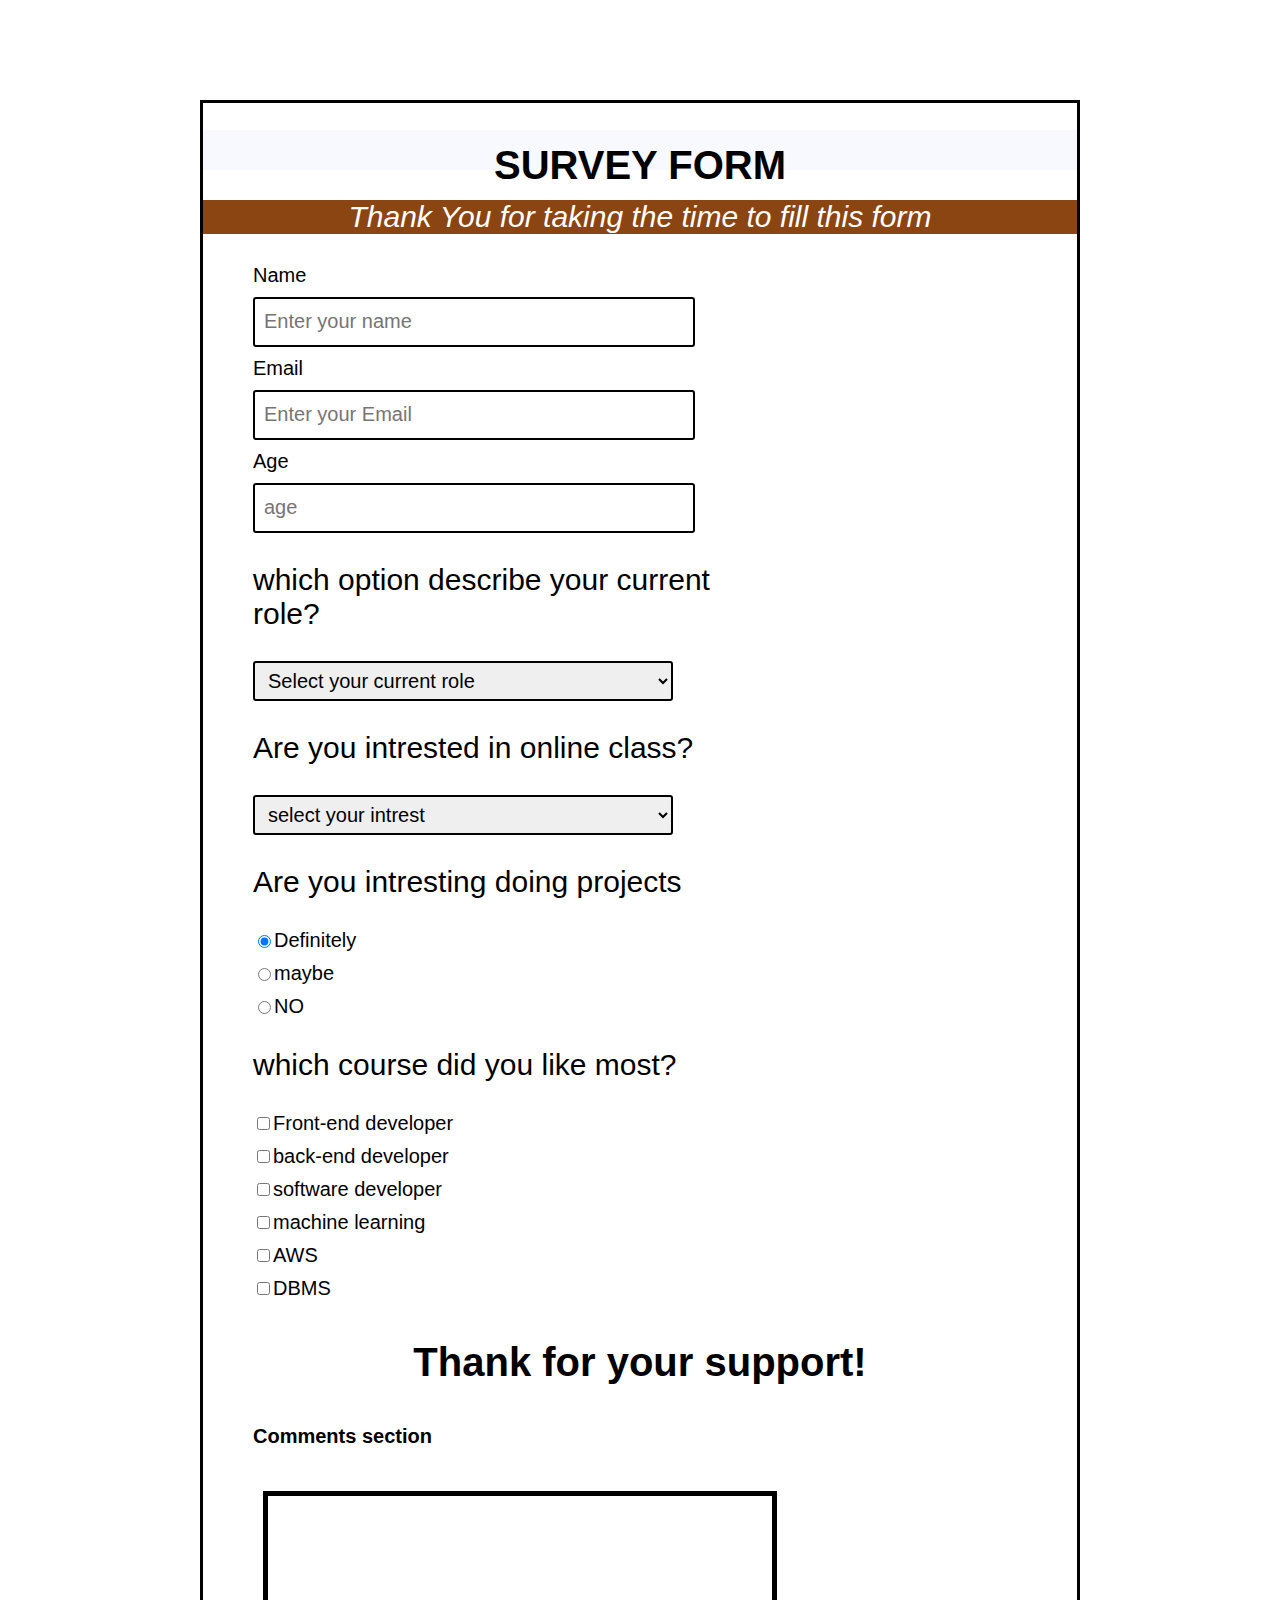
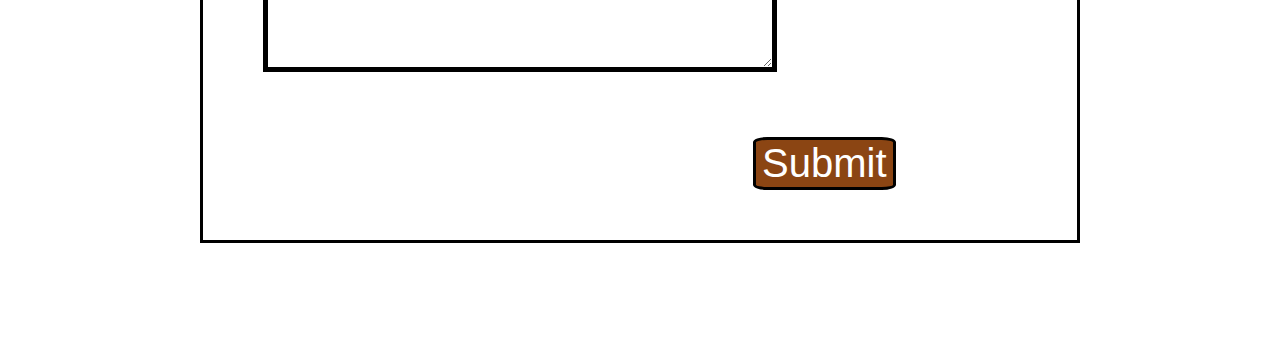
<file: survey form/survey.html>
<!DOCTYPE html>
<html lang="en">
<head>
    <link rel="stylesheet" type="text/css" href="sur.css">
    <link href="https://fonts.googleapis.com/css2?family=Lato:ital,wght@0,100;0,300;0,400;1,300&display=swap" rel="stylesheet">

    <title>Survey form</title>
    </head>
 <body>
     <header class="header">
     <h1 id="title" class="text-center">SURVEY FORM</h1>
     <p id="description">Thank You for taking the time to fill this form</p>
     </header>
     <form id="survey-form">
       <div class="form-group">
         <label id="name-label" for="name">Name</label>
         <input type="text" name="name" id="name" class="form-control" placeholder="Enter your name" required>
        </div>
        <div class="form-group">
         <label id="email-label" for="email">Email</label>
         <input type="email" name="email" id="email" class="form-control" placeholder="Enter your Email" required>
        </div>
      <div class="form-group">
         <label id="number-label" for="number">Age</label>
         <input type="number" name="age" id="number" min="9" max="99" class="form-control" placeholder="age" >
      </div>
         <div class="form-group">
          <p>which option describe your current role?</p>
         <select id="dropdown" name="role" class="form-control" required>
             <option disabled selected value>Select your current role</option>
             <option value="student">student</option>
             <option value="employee">employee</option>
             <option value="free lancer">free lancer</option>
         </select>
        </div>
    <div class="form-group">
    <p>Are you intrested in online class?</p>
    <select id="dropdown" name="intrested" class="form-control" required>
       <option disabled selected value>select your intrest</option>
       <option value="yes">Yes</option>
       <option value="No">NO</option>    
    </select>
    </div>
         <div class="form-group">
         <p>Are you intresting doing projects</p>
             <label><input name="user-recomment" value="Definitely" type="radio" class="input-radio" checked>Definitely</label>
             <label><input name="user-recomment" value="maybe" type="radio" class="input-radio">maybe</label>
             <label><input name="user-recomment" value="No" type="radio" class="input-radio">NO</label>
         </div>
         
      <div class="form-select">
         <p>which course did you like most?</p>
         <label><input value="front-end developer" type="checkbox" class="input-checkbox">Front-end developer</label>
         <label><input value="back-end developer" type="checkbox" class="input-checkbox">back-end developer </label>
         <label><input value="software developer" type="checkbox" class="input-checkbox">software developer </label>
         <label><input value="machine learning" type="checkbox" class="input-checkbox">machine learning </label>
         <label><input value="AWS" type="checkbox" class="input-checkbox">AWS</label>
         <label><input value="DBMS" type="checkbox" class="input-checkbox">DBMS</label>
         </div>
      <div class="form-text">
        <h3>Thank for your support!</h3>
        <h5>Comments section</h5>
        <textarea id="comments" class="input-textarea" placeholder="enter your comment here.....">
            </textarea>
    </div>
      <div class="form-box">
        <button type="submit" id="submit" class="submit-button">Submit</button>
      </div>    
   </form>
     
 </body>
</html>
</file>
<file: tribute page/index.css>
<style>
#main{
    margin:30px 8px 30px 8px;
    padding:15px 15px 15px 15px;
    border-radius:5px 5px 5px 5px;
}
body{
    font-family:"monospace","sans-serif";
    font-size:1.6em;
    line-height:1.5;
    text-align: center;
    color:#333;
    background-img:url(flag.jpg);
    }
html{
    font-size:10px;
    background-image:url(flag.jpg)
}
h1{
    font-size:80px;
    margin-left:10;
    margin-bottom:50;
    border-bottom: 10px;
    background-color:;
    border-bottom-style:double;
    border-top-style: double;
    outline-color: black;
    border-bottom-right-radius:30px;
    border-bottom-left-radius:30px;
    border-top-left-radius:30px;
    border-top-right-radius:30px;
    font-family:"Lucida Console", Monaco, monospace;
    color:black;
    border-width:inherit;
}
@media(max-width:460px){
    h1{
        font-size:80px;
        line-height:1.2;
    }
    #main{
        margin:0;
    }
}
h2{
    font-size:3.25rem;
}
img{
    max-width:100%;
    display:block;
    height:auto;
    margin: 0 auto;
}
#img-div{
    background-image:url(flag.jpg);
    padding:10px;
    margin:0;}
#main{
    margin:30px 8px 30px 8px;
    padding:15px 15px 15px 15px;
    border-radius:5px 5px 5px 5px;
}
body{
    font-family:"monospace","sans-serif";
    font-size:1.6em;
    line-height:1.5;
    text-align: center;
    color:#333;
    background-img:url(flag.jpg);
    }
html{
    font-size:10px;
    background-image:url(flag.jpg)
}
h1{
    font-size:80px;
    margin-bottom:0;
    border-bottom: 10px;
    border-bottom-style:double;
    border-top-style: double;
    background-color:white;
    outline-color: black;
    border-bottom-right-radius:30px;
    border-bottom-left-radius:30px;
    border-top-left-radius:30px;
    border-top-right-radius:30px;
    font-family:"Lucida Console", Monaco, monospace;
    border-style:inherit;
}
@media(max-width:460px){
    h1{
        font-size:80px;
        line-height:1.2;
    }
    #main{
        margin:0;
    }
}
h2{
    font-size:3.25rem;
}
img{
    max-width:100%;
    display:block;
    height:auto;
    margin: 0 auto;
     border-bottom-right-radius:30px;
    border-bottom-left-radius:30px;
    border-top-left-radius:30px;
    border-top-right-radius:30px;
}
#img-div{
    background-image:url(flag.jpg);
    padding:10px;
    margin:0;
    max-width:100%;
    
}
#img-caption{
    margin:15px ;
    font-size:30px;
    color:white;
    border-bottom-right-radius:30px;
    border-bottom-left-radius:30px;
    border-top-left-radius:30px;
    border-top-right-radius:30px;
    font-family:"Lucida Console", Monaco, monospace;
    background-color: forestgreen;
    
}
@media(max-width:460px){
    #img-caption{
        font-size:1.4rem;
    }
}
#headline{
    margin:50px 0;
    text-align:center;
    border-bottom-right-radius:30px;
    border-bottom-left-radius:30px;
    border-top-left-radius:30px;
    border-top-right-radius:30px;
    color:black;
    font-size:30px;
    font-family: "Lucida Console", Monaco, monospace;
}
ul{
    max-width:550 px;
    margin:10px auto 50px auto;
    text-align:left;
    line-height:1.8;
    background-color:lightgray;
     border-bottom-right-radius:30px;
    border-bottom-left-radius:30px;
    border-top-left-radius:30px;
    border-top-right-radius:30px;
    background-color:black;
    color:white;
    font-family:"Lucida Console", Monaco, monospace;
    font-size:30px;
    padding-left:250px;
}
li{
    margin:16px 0;
}
p{
    font-size:35px;
    background-color:black;
    font-style:normal;
    color:white;
    border-bottom-right-radius:30px;
    border-bottom-left-radius:30px;
    border-top-left-radius:30px;
    border-top-right-radius:30px;
    font-family: "Lucida Console", Monaco, monospace;
    

}
#last{
    color:yellow;
    border:
    font-size:40px;
    font-family:"Lucida Console", Monaco, monospace;
}
h3{
    font-family: "Lucida Console", Monaco, monospace;
    font-size:15px;
    background-color:white;
    color:black;
    border-bottom-right-radius:30px;
    border-bottom-left-radius:30px;
    border-top-left-radius:30px;
    border-top-right-radius:30px;
    
}
    
}
#img-caption{
    background-color:forestgreen;

    font-size:30px;
    border-bottom-style:dott;
    color:white;
     border-bottom-right-radius:30px;
    border-bottom-left-radius:30px;
    border-top-left-radius:30px;
    border-top-right-radius:30px;
    font-family:"Lucida Console", Monaco, monospace;
    
}
@media(max-width:460px){
    #img-caption{
        font-size:1.4rem;
    }
}
#headline{
    margin:50px 0;
    text-align:center;
    background-color:yellow;
      border-bottom-right-radius:30px;
    border-bottom-left-radius:30px;
    border-top-left-radius:30px;
    border-top-right-radius:30px;
    color:black;
    font-size:30px;
    font-family: "Lucida Console", Monaco, monospace;
}
ul{
    max-width:550 px;
    margin:10px auto 50px auto;
    text-align:left;
    line-height:1.8;
    background-color:lightgray;
     border-bottom-right-radius:30px;
    border-bottom-left-radius:30px;
    border-top-left-radius:30px;
    border-top-right-radius:30px;
    background-color:black;
    color:white;
    font-family:"Lucida Console", Monaco, monospace;
    font-size:30px;
    padding-left:150px;
}
li{
    margin:16px 0;
}
p{
    font-size:35px;
    background-color:black;
    font-style:normal;
    color:white;
    border-bottom-right-radius:30px;
    border-bottom-left-radius:30px;
    border-top-left-radius:30px;
    border-top-right-radius:30px;
    font-family: "Lucida Console", Monaco, monospace;

}
#last{
    color:yellow;
    border:
    font-size:40px;
    font-family:"Lucida Console", Monaco, monospace;
}
h3{
    font-family: "Lucida Console", Monaco, monospace;
    font-size:15px;
    background-color:white;
    color:black;
    border-bottom-right-radius:30px;
    border-bottom-left-radius:30px;
    border-top-left-radius:30px;
    border-top-right-radius:30px;
    
}

</style>
</file>
<file: survey form/sur.css>
body {
  font-family: sans-serif;
  font-size: 20px;
  font-weight: 400;
  margin:100px 200px;
  border:3px solid ;
  
  
}


h1 {
  font-weight: 800;
  line-height: 10px;
  padding-top: 30px;
  background-color: ghostwhite
}

p {
  font-size: 30px;
}


label {
  display: flex;
  align-items: center;
  font-size:20px;
  margin-bottom:10px;
}


button{
   font-size: 20px;
   margin-left: 300px;
}

#description {
    color:white;
  font-style: italic;
  font-weight: 200;
  text-align: center;
  background-color: saddlebrown;
}

.text-center {
  text-align: center;
}




.form-group {
  font-weight:200px;    
  margin: 10px 50px;
  width:60%;
}
.form-text h3 {
    font-size: 40px;
    text-align: center;
}
textarea{
    width:500px;
    height:167px;
    border: 5px solid;
    margin:10px 60px;
    
    
}
h5{
    margin-left:50px;
    font-size: 20px;
}

.form-control {
  display: inline-block;
  width: 80%;
  height: 40px;
  padding: 3px 9px;
  border: 2px solid;
  border-radius: 3px;
  font-size: 20px;
}
.form-select{
    margin:20px 50px ;
    tab-size: 100px;
    
    
}
#submit{
    font-size: 40px;
    margin:50px 550px;
    border:3px solid black;
    background-color: saddlebrown;
    color:white;
    border-radius:10%;
    
}
</file>
